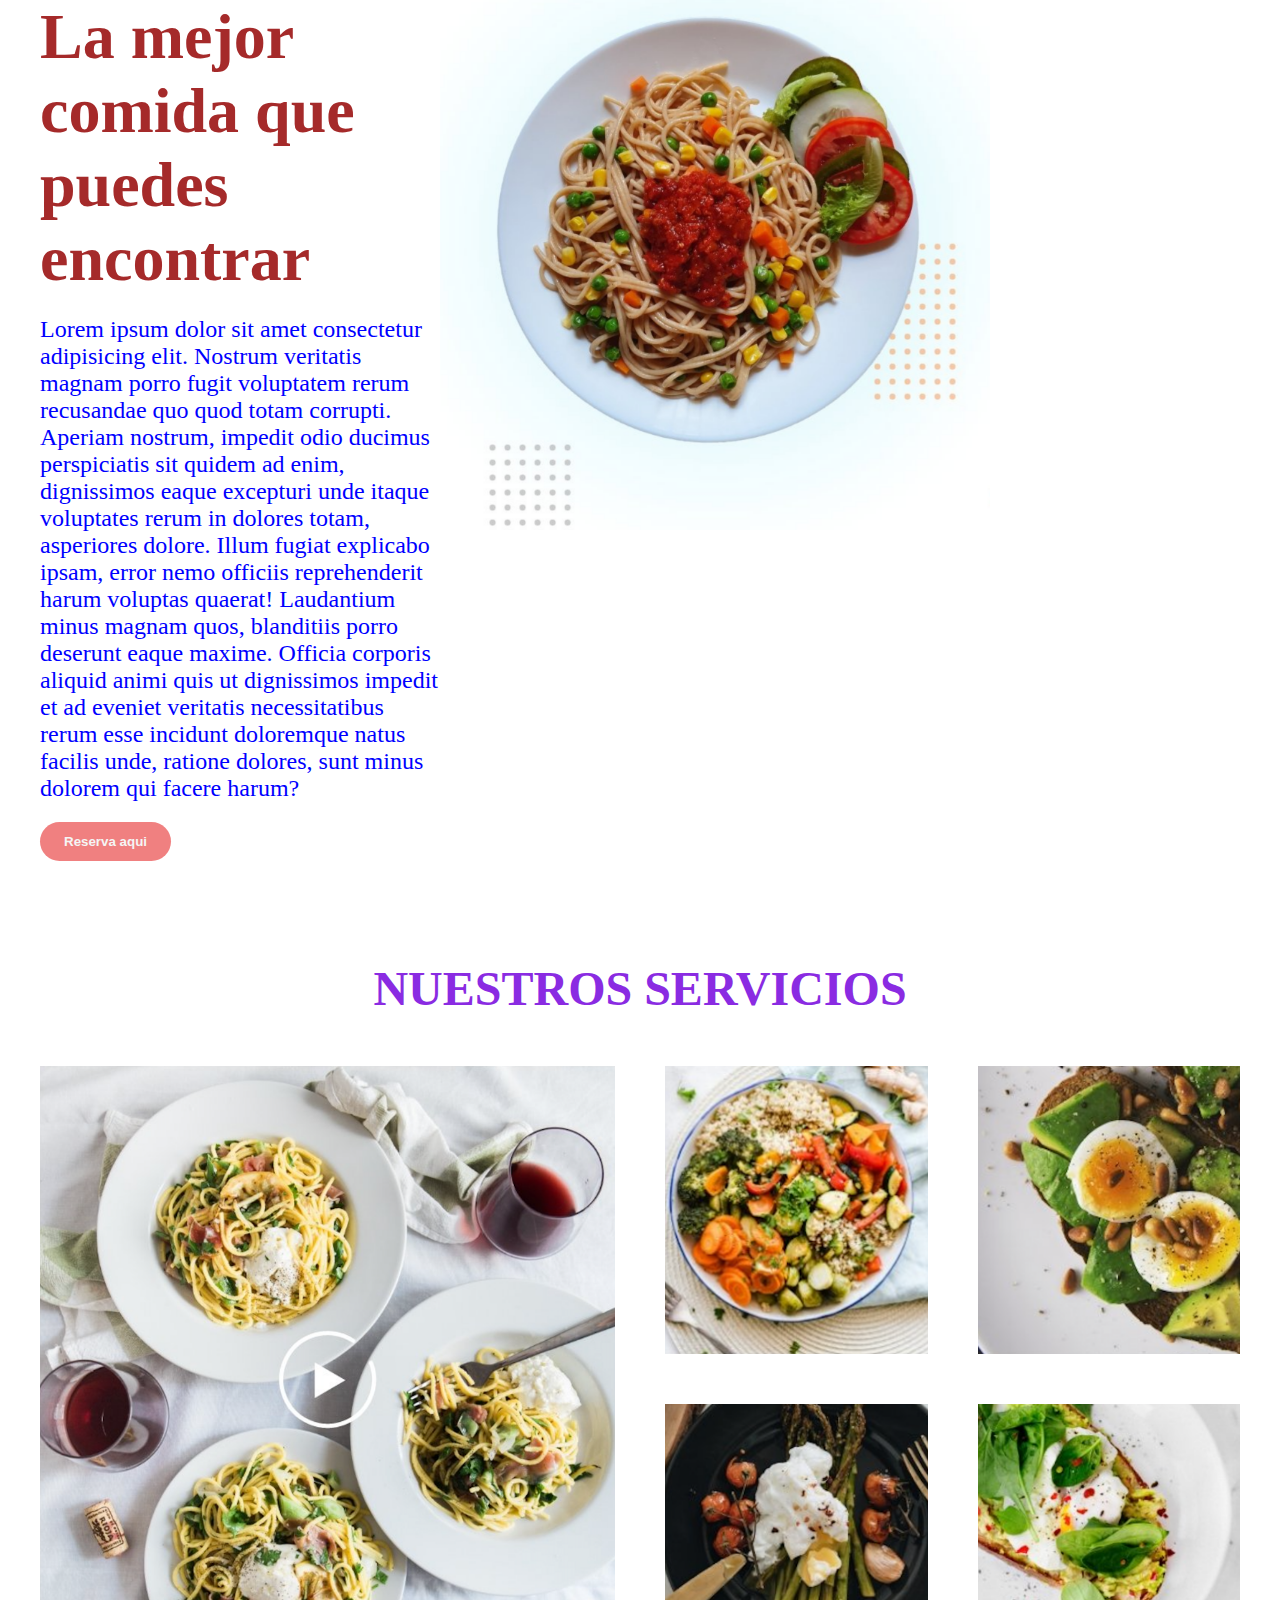
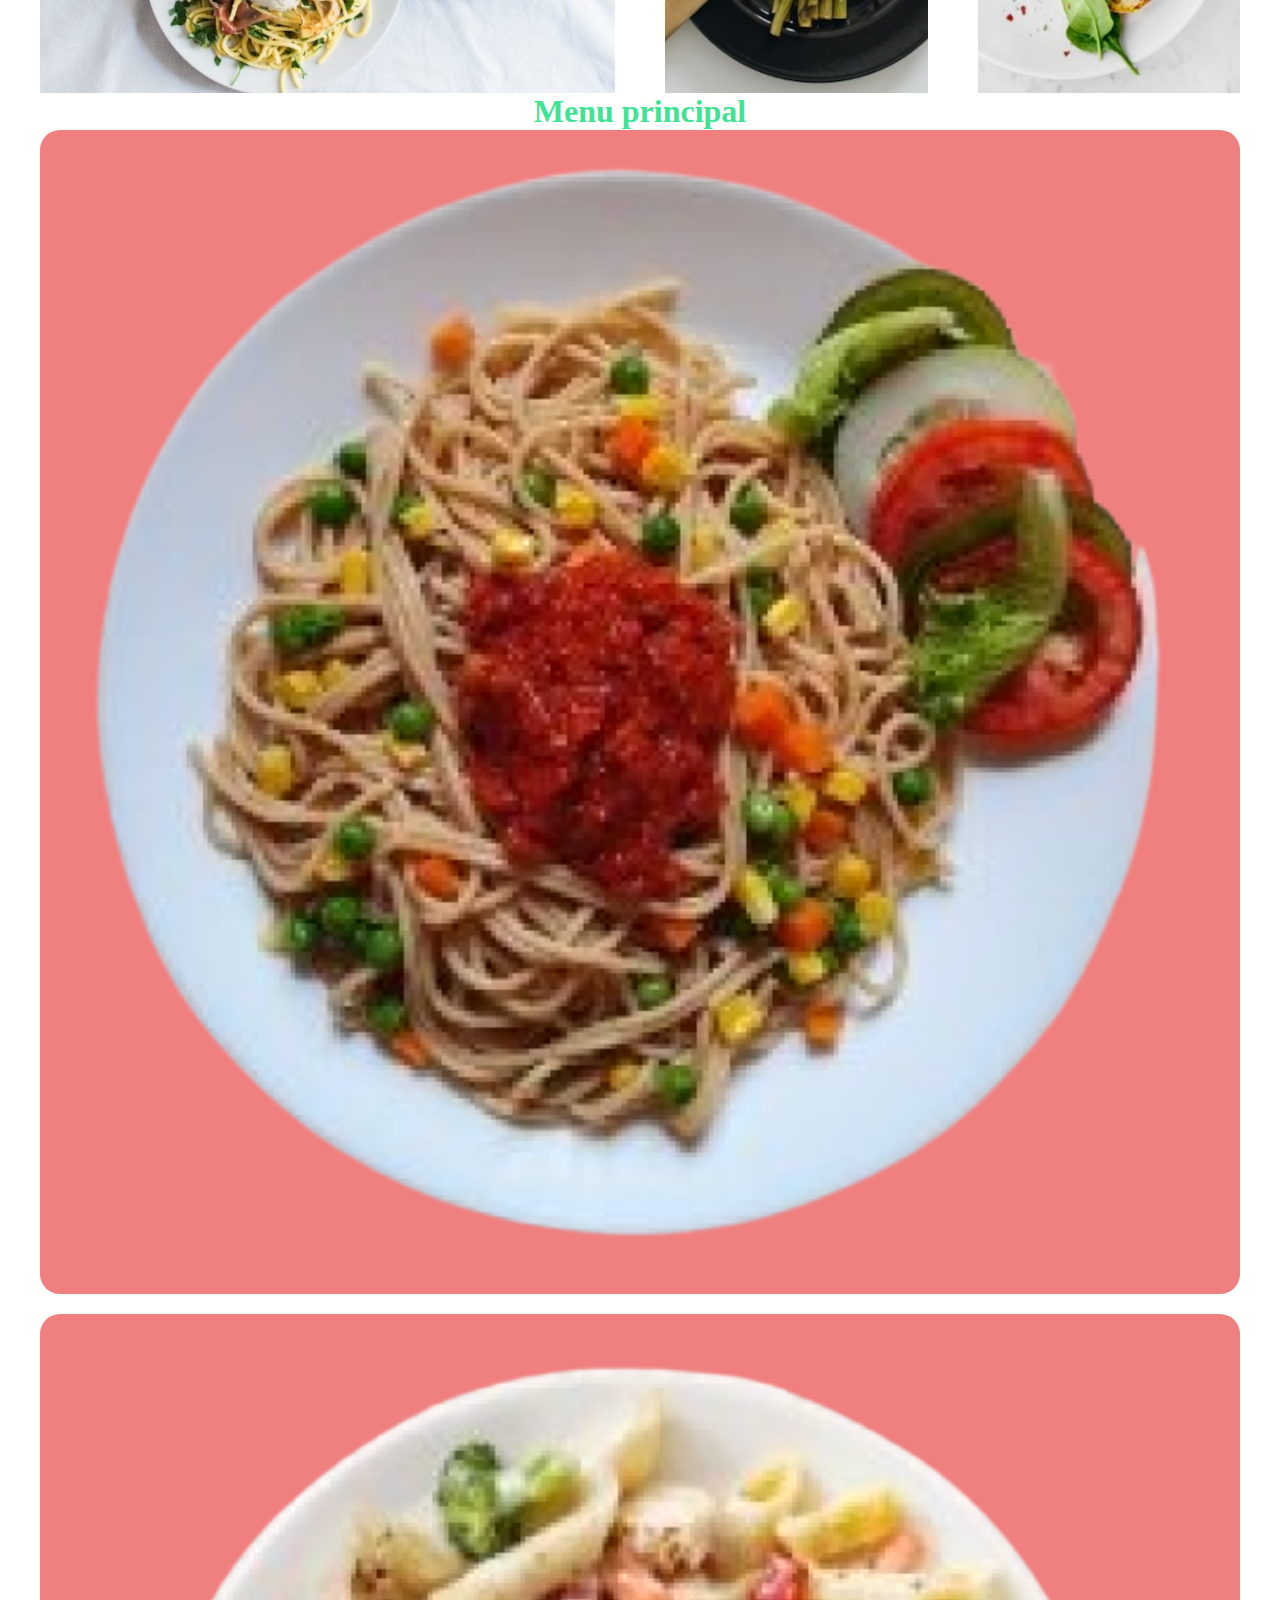
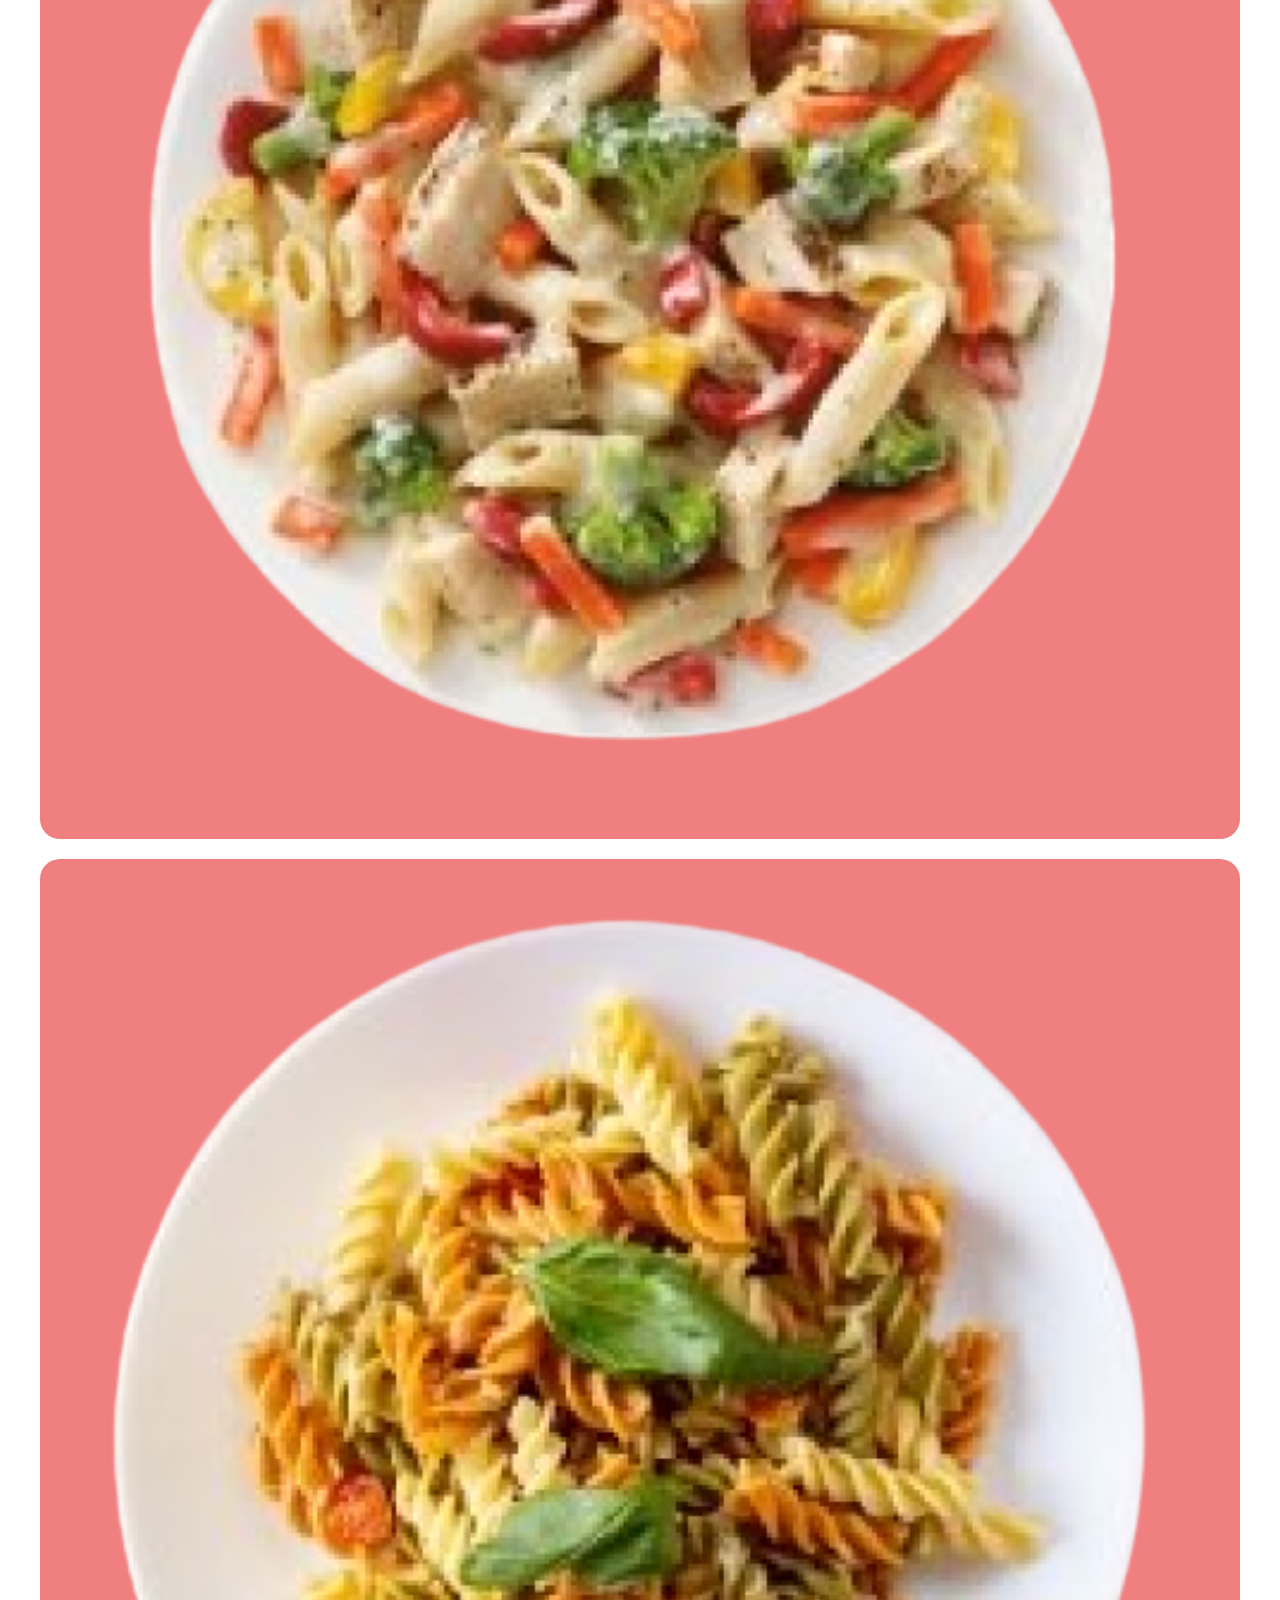
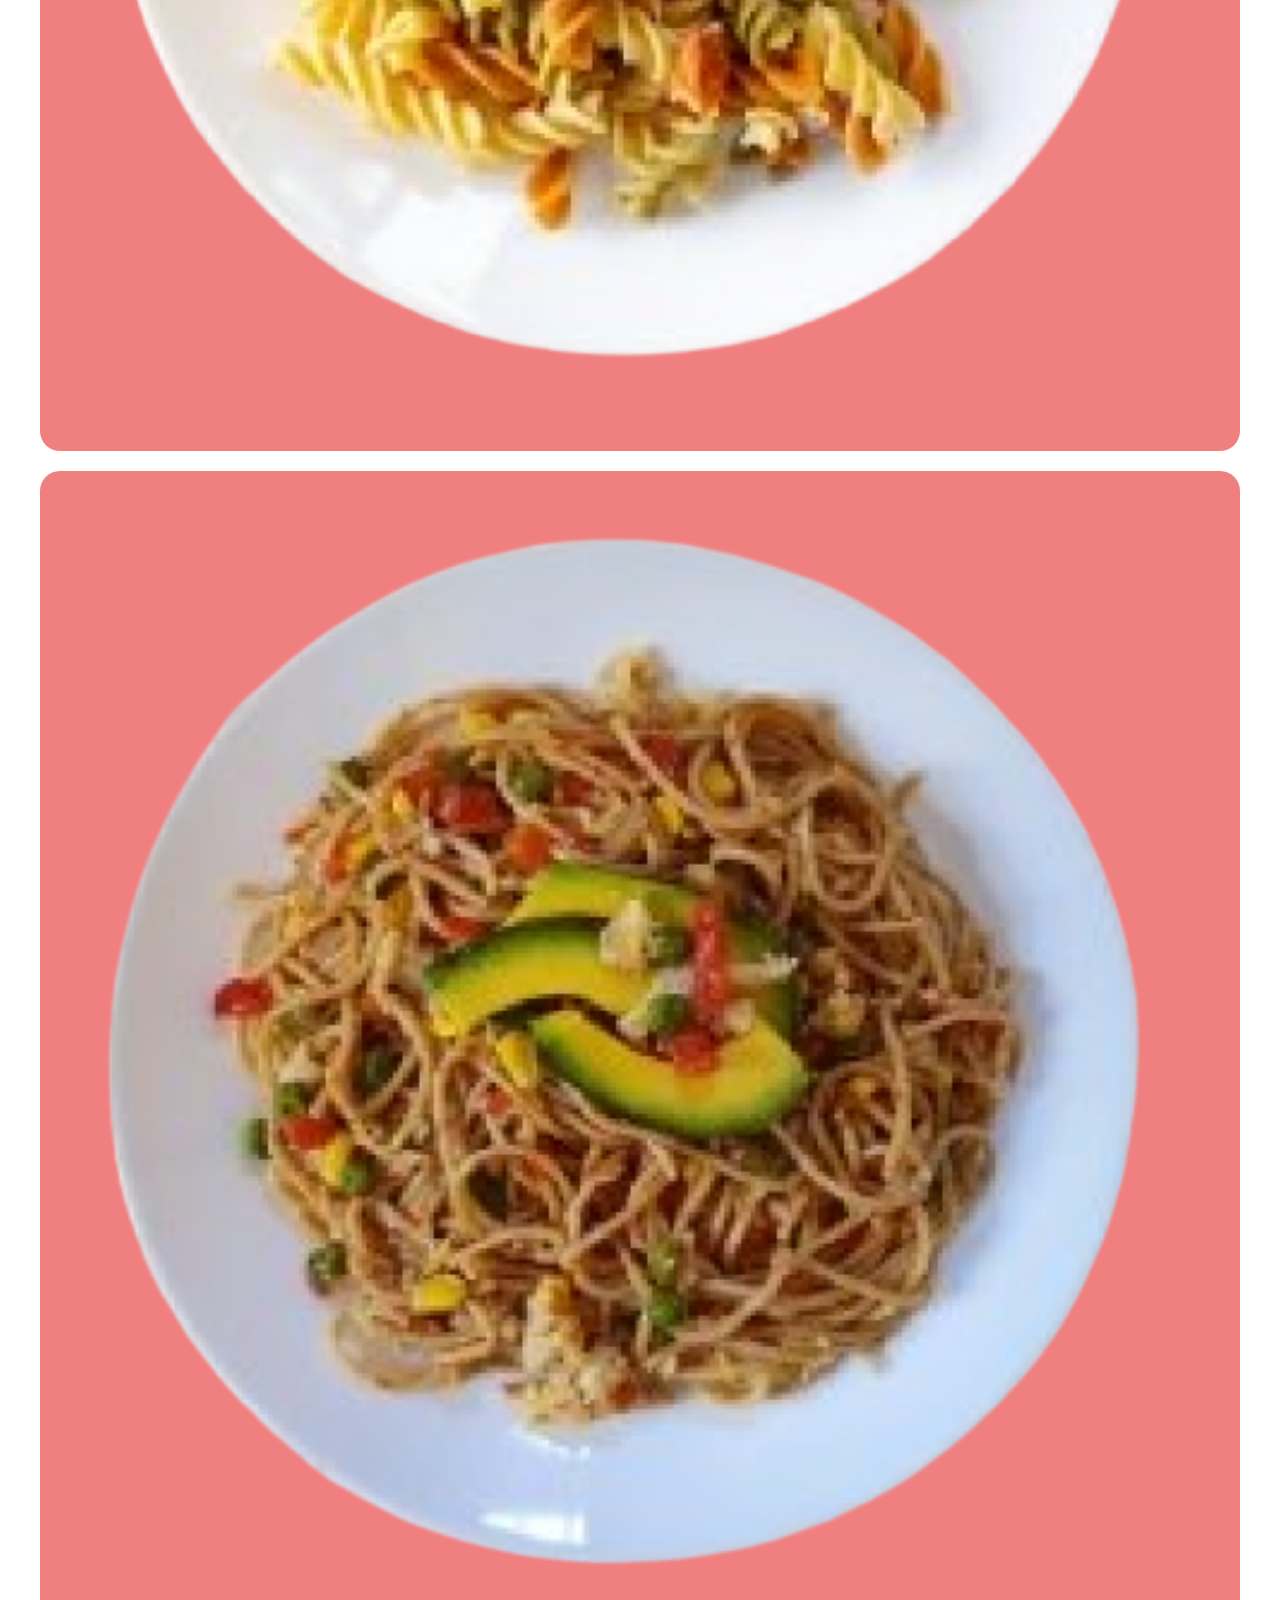
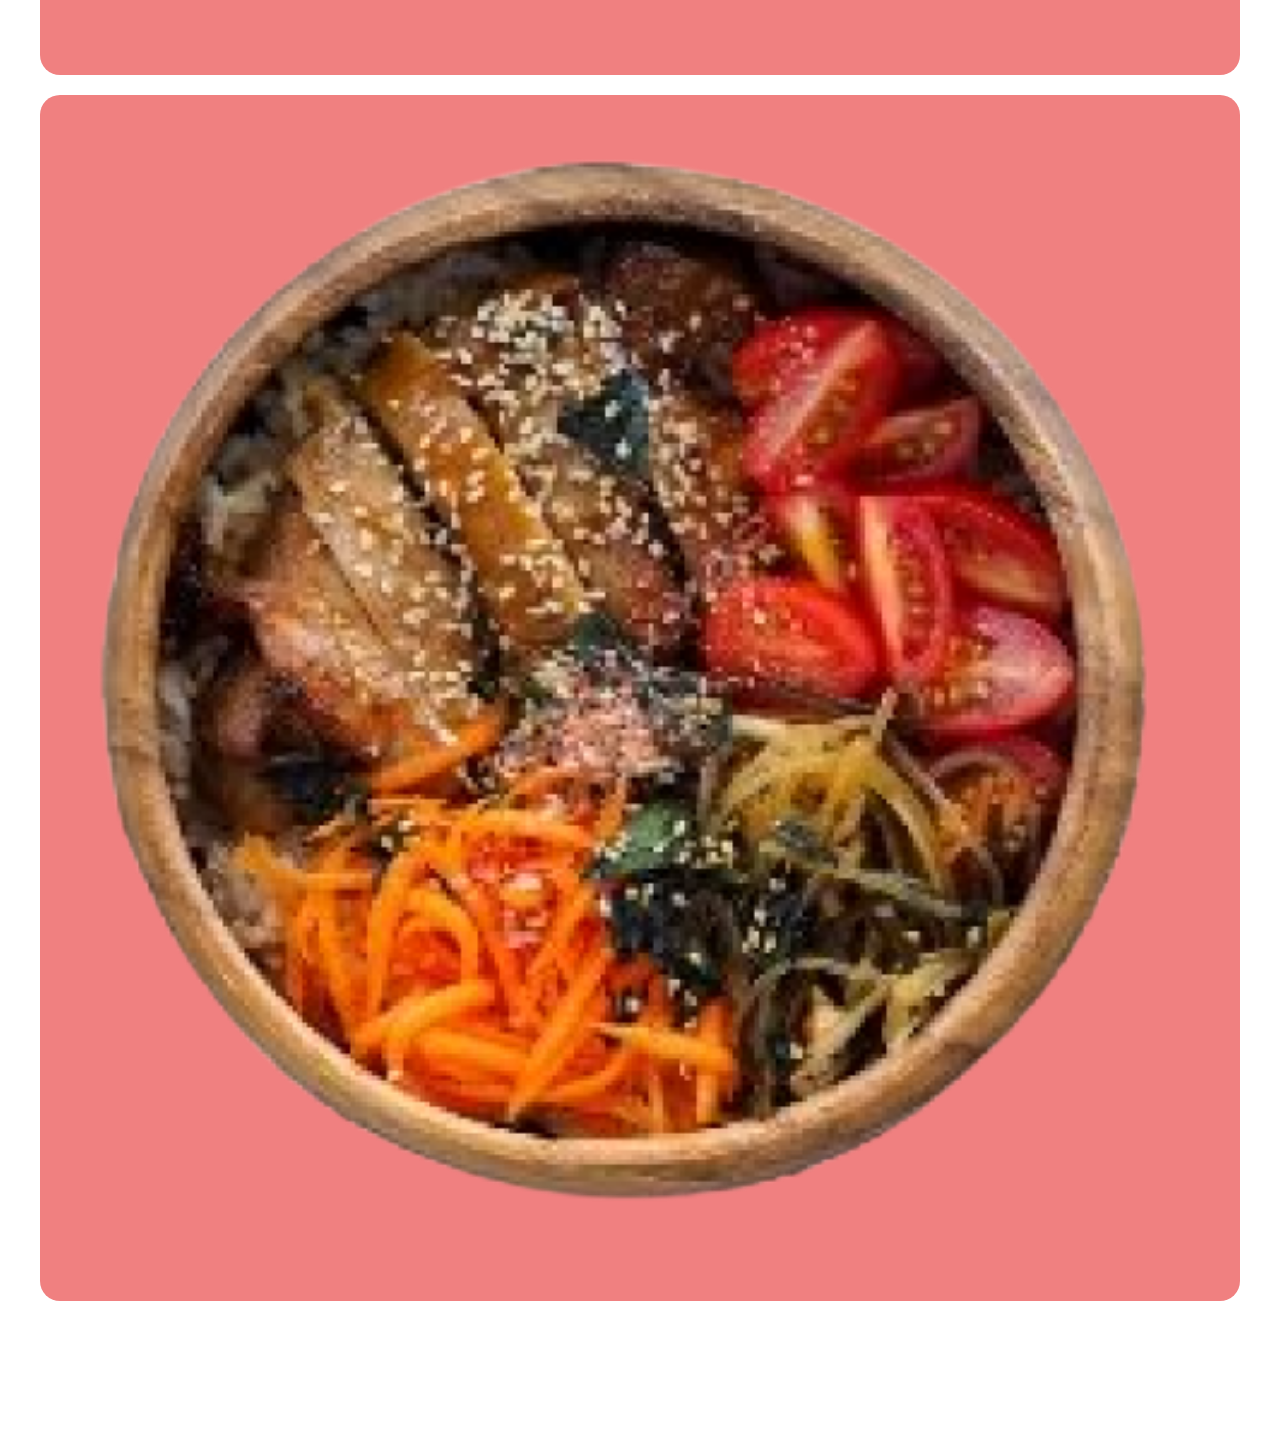
<file: DEVFS_SAN/Grid/index.html>
<!DOCTYPE html>
<html lang="en">
<head>
    <meta charset="UTF-8">
    <meta http-equiv="X-UA-Compatible" content="IE=edge">
    <meta name="viewport" content="width=device-width, initial-scale=1.0">
    <title>Grid</title>
    <link rel="stylesheet" href="./style.css">
</head>
<body>
    <main>
        <section class="hero">
            <div  class="info">
                <h1 class="info-title">La mejor comida que puedes encontrar</h1>
                <p class="info-subtitle">Lorem ipsum dolor sit amet consectetur adipisicing elit. Nostrum veritatis magnam porro fugit voluptatem rerum recusandae quo quod totam corrupti. Aperiam nostrum, impedit odio ducimus perspiciatis sit quidem ad enim, dignissimos eaque excepturi unde itaque voluptates rerum in dolores totam, asperiores dolore. Illum fugiat explicabo ipsam, error nemo officiis reprehenderit harum voluptas quaerat! Laudantium minus magnam quos, blanditiis porro deserunt eaque maxime. Officia corporis aliquid animi quis ut dignissimos impedit et ad eveniet veritatis necessitatibus rerum esse incidunt doloremque natus facilis unde, ratione dolores, sunt minus dolorem qui facere harum?</p>
                <button class="info-button">Reserva aqui</button>
            </div>
    
            <div class="hero-img">
                <img src="./imagenes/hero.png" alt="Platillo original">
            </div>
            
        </section>
        <section class="services">
            <h2 class="services-title">Nuestros servicios</h2>
            <div class="dishes">
                <figure class="dishes-img dishes-img-big">
                    <img src="./imagenes/video.png" alt="Video de una comida">
                </figure>
                <figure class="dishes-img">
                    <img src="./imagenes/dish1.png" alt="Dish 1">
                </figure>
                <figure class="dishes-img">
                    <img src="./imagenes/dish2.png" alt="Dish 1">
                </figure>
                <figure class="dishes-img">
                    <img src="./imagenes/dish3.png" alt="Dish 1">
                </figure>
                <figure class="dishes-img">
                    <img src="./imagenes/dish4.png" alt="Dish 1">
                </figure>
    
            </div>
        </section>
        
        <section class="menu">
            <h2 class="menu-title">Menu principal</h2>
            <div class="plates">
                <figure class="plates-img">
                    <img src="./imagenes/plate1.png" alt="Plate 1">
                </figure>
                <figure class="plates-img">
                    <img src="./imagenes/plate2.png" alt="Plate 1">
                </figure>
                <figure class="plates-img">
                    <img src="./imagenes/plate3.png" alt="Plate 1">
                </figure>
                <figure class="plates-img">
                    <img src="./imagenes/plate4.png" alt="Plate 1">
                </figure>
                <figure class="plates-img">
                    <img src="./imagenes/plate5.png" alt="Plate 1">
                </figure>

            </div>
        </section>
    </main>
    
</body>
</html>
</file>
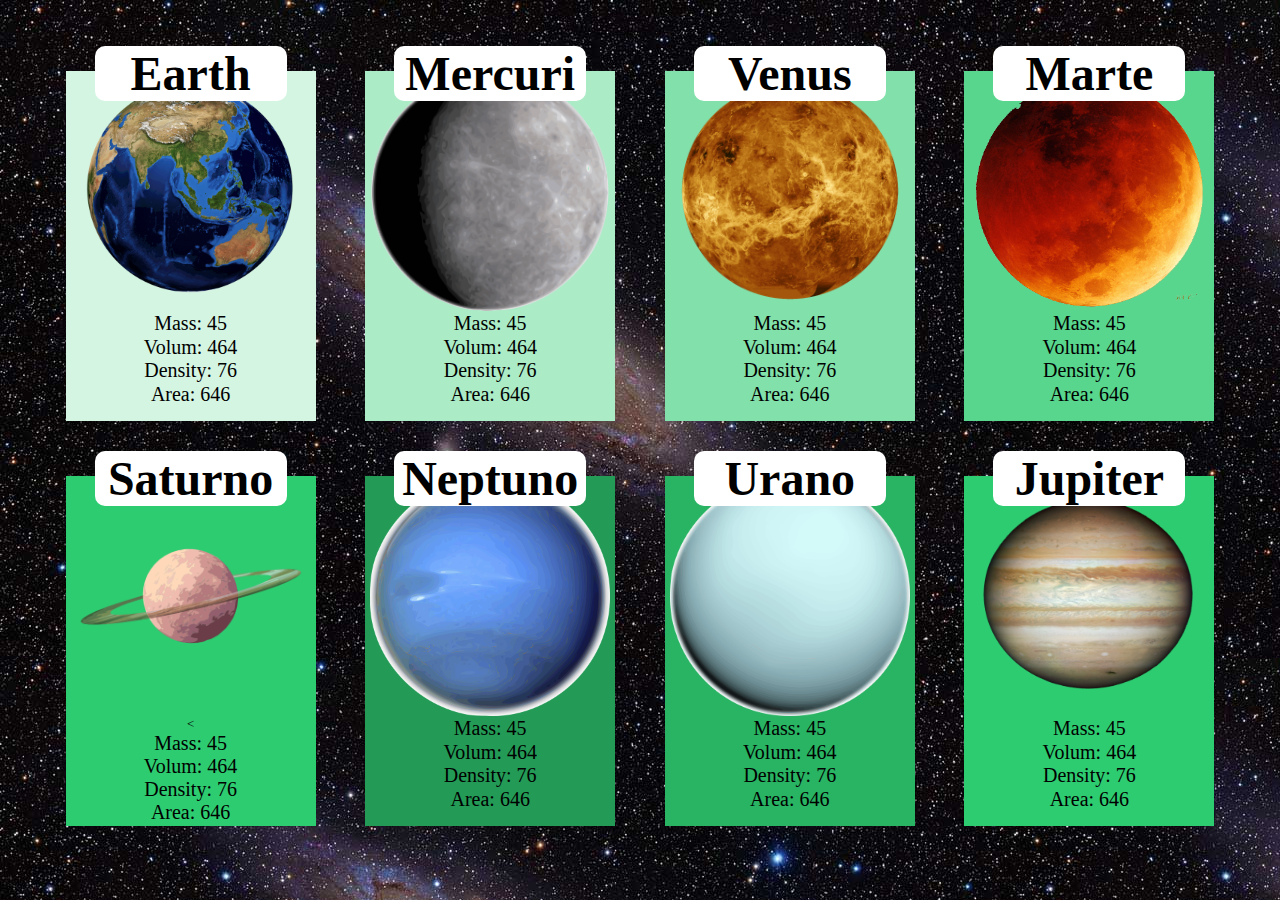
<file: DEVFS_SAN/Prueba_flexbox/index.html>
<!DOCTYPE html>
<html lang="en">
<head>
    <meta charset="UTF-8">
    <meta http-equiv="X-UA-Compatible" content="IE=edge">
    <meta name="viewport" content="width=device-width, initial-scale=1.0">
    <title>Document</title>
    <link rel="stylesheet" href="./style.css">
</head>
<body>
    <section class="list-planets">
        
        <div class="container_planets">
            <div class="title" id="earth">
                <h2>Earth</h2>
            </div>    
            <div class="planet" id="earth-t">
                <img src="./ImagenesPlanetas/tierra.png" alt="Picture Earth">
                <p>Mass: 45</p>
                <p>Volum: 464</p>
                <p>Density: 76</p>
                <p>Area: 646</p>
             </div>
        </div>

        <div class="container_planets">
            <div class="title" id="earth">
                <h2>Mercuri</h2>
            </div>    
            <div class="planet" id="mercuri-t">
                <img src="./ImagenesPlanetas/mercurio.png" alt="Picture Mercuri">
                <p>Mass: 45</p>
                <p>Volum: 464</p>
                <p>Density: 76</p>
                <p>Area: 646</p>
             </div>
        </div>

        <div class="container_planets">
            <div class="title" id="earth">
                <h2>Venus</h2>
            </div>    
            <div class="planet" id="venus-t">
                <img src="./ImagenesPlanetas/venus.png" alt="Picture Venus">
                <p>Mass: 45</p>
                <p>Volum: 464</p>
                <p>Density: 76</p>
                <p>Area: 646</p>
             </div>
        </div>

        <div class="container_planets">
            <div class="title" id="earth">
                <h2>Marte</h2>
            </div>    
            <div class="planet" id="marte-t">
                <img src="./ImagenesPlanetas/marte.png" alt="Picture Marte">
                <p>Mass: 45</p>
                <p>Volum: 464</p>
                <p>Density: 76</p>
                <p>Area: 646</p>
             </div>
        </div>

        <div class="container_planets">
            <div class="title" id="earth">
                <h2>Saturno</h2>
            </div>    
            <div class="planet" id="saturno-t">
                <img src="./ImagenesPlanetas/saturno.png" alt="Picture saturno">
                <<p>Mass: 45</p>
                <p>Volum: 464</p>
                <p>Density: 76</p>
                <p>Area: 646</p>
             </div>
        </div>

        <div class="container_planets">
            <div class="title" id="earth">
                <h2>Neptuno</h2>
            </div>    
            <div class="planet" id="neptuno-t">
                <img src="./ImagenesPlanetas/neptuno.png" alt="Picture saturno">
                <p>Mass: 45</p>
                <p>Volum: 464</p>
                <p>Density: 76</p>
                <p>Area: 646</p>
             </div>
        </div>

        <div class="container_planets">
            <div class="title" id="earth">
                <h2>Urano</h2>
            </div>    
            <div class="planet" id="urano-t">
                <img src="./ImagenesPlanetas/urano.png" alt="Picture urano">
                <p>Mass: 45</p>
                <p>Volum: 464</p>
                <p>Density: 76</p>
                <p>Area: 646</p>
             </div>
        </div>

        <div class="container_planets">
            <div class="title" id="earth">
                <h2>Jupiter</h2>
            </div>    
            <div class="planet" id="saturno-t">
                <img src="./ImagenesPlanetas/jupiter.png" alt="Picture saturno">
                <p>Mass: 45</p>
                <p>Volum: 464</p>
                <p>Density: 76</p>
                <p>Area: 646</p>
             </div>
        </div>

    </section>
    
</body>
</html>
</file>
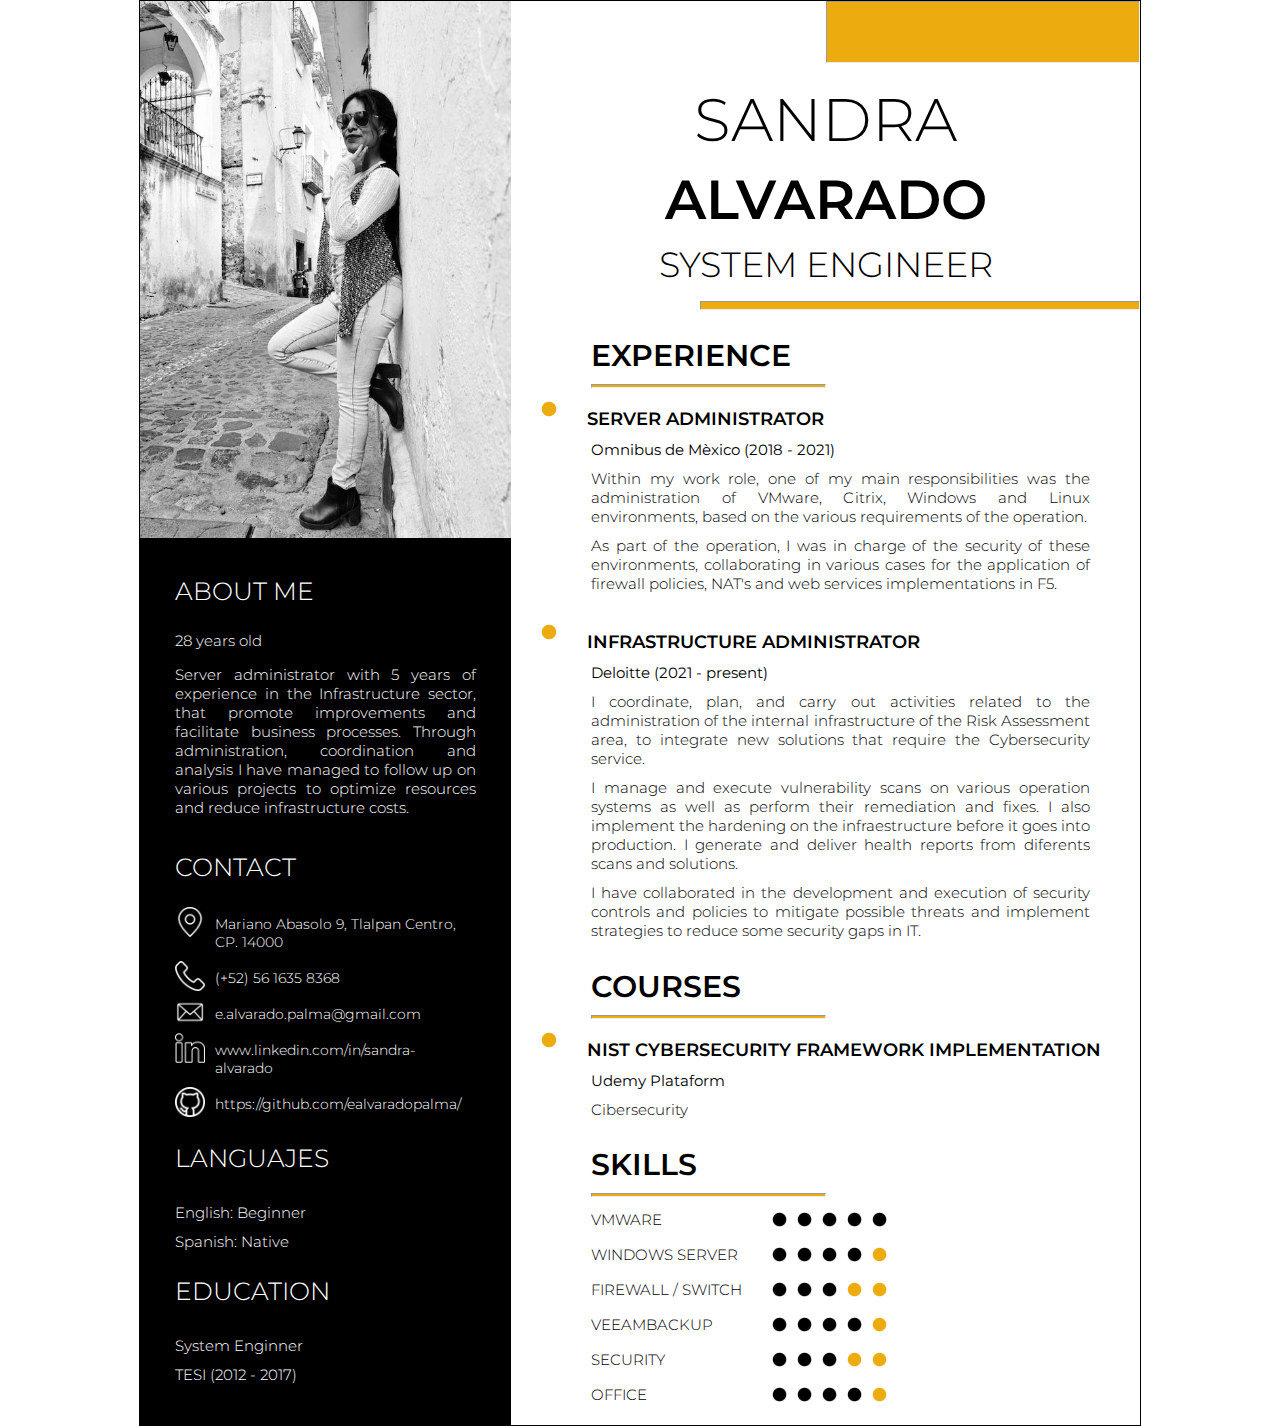
<file: CV/CV.html>
<!DOCTYPE html>
<html lang="en">
<head>
    <meta charset="UTF-8">
    <meta http-equiv="X-UA-Compatible" content="IE=edge">
    <meta name="viewport" content="width=device-width, initial-scale=1.0">
    <title>Sandra Alvarado</title>
    <link rel="stylesheet" href="style.css">
    
    <link rel="preconnect" href="https://fonts.googleapis.com"><link rel="preconnect" href="https://fonts.gstatic.com" crossorigin><link href="https://fonts.googleapis.com/css2?family=Montserrat:wght@300;600&display=swap" rel="stylesheet">
</head>
<body>
    <main class="flx_CM">
        <aside class="flx_CA">
            <div class="flx_CA_item_1_foto">
                <img src="./icon/San_photo2.jpeg" alt="Foto de Perfil">
            </div>
            <br>
            
            <div class="flx_CA_item_1">
                <h2 class="aside_title">ABOUT ME</h2>
                <p class="aside_about">28 years old</p>
                <p  class="aside_about">
                    Server administrator with 5 years of experience in the 
                    Infrastructure sector,
                    that promote improvements and facilitate business processes. 
                    Through administration, 
                    coordination and analysis I have managed to follow up on various
                     projects to optimize
                     resources and reduce infrastructure costs.</p>

            </div>
                
            <div class="flx_CA_item_1">
                <h2 class="aside_title">CONTACT</h2>
               
                <div class="flx_CA_item_1_ho">
                    <div class="flx_CA_item_1_img1_CA">
                        <img src="./icon/ubicacion.png" alt="Address" class="contact_img">
                        <p class="text_contact">Mariano Abasolo 9, Tlalpan Centro, CP. 14000</p>
                    </div>
                </div>

                <div class="flx_CA_item_1_ho">
                    <div class="flx_CA_item_1_img1_CA">
                        <img src="./icon/003-telfono-1.png" alt="Phone" class="contact_img">
                        <p class="text_contact">(+52) 56 1635 8368</p>
                    </div>
                </div>

                <div class="flx_CA_item_1_ho">
                    <div class="flx_CA_item_1_img1_CA">
                        <img src="./icon/email.png" alt="E-mail" class="contact_img">
                        <p class="text_contact">e.alvarado.palma@gmail.com</p>
                    </div>
                </div>

                <div class="flx_CA_item_1_ho">
                    <div class="flx_CA_item_1_img1_CA">
                        <img src="./icon/001-linkedin.png" alt="Linkeding" class="contact_img">
                        <p class="text_contact">www.linkedin.com/in/sandra-alvarado</p>
                    </div>
                </div>

                <div class="flx_CA_item_1_ho">
                    <div class="flx_CA_item_1_img1_CA">
                        <img src="./icon/github.png" alt="Github" class="contact_img">
                        <p class="text_contact">https://github.com/ealvaradopalma/</p>
                    </div>
                </div>

                <div class="flx_CA_item_1">
                    <h2 class="aside_title">LANGUAJES</h2>
                    <p class="aside_p">English: Beginner</p>
                    <p class="aside_p">Spanish: Native</p>
                </div>

                <div class="flx_CA_item_1">
                    <h2 class="aside_title">EDUCATION</h2>
                    <p class="aside_p">System Enginner</p>
                    <p class="aside_p">TESI (2012 - 2017)</p>
                </div>

                <br>
                <br>
                
            </div>
        </aside>
    
        <section class="flx_CS">
            <div class="flx_CS_item_1">
                <hr class="linea2">
                <h1 class="name">SANDRA</h1>
                <h2 class="last_name">ALVARADO</h2>
                <h2 class="job">SYSTEM ENGINEER</h2>
                <hr class="linea1"> </hr>  
            </div>
            
            <div class="flx_CS_item_1">
                <h2 class="section_title"> EXPERIENCE </h2>
                <hr class="linea"> </hr>  

                <div class="flx_CS_item_2_ho">
                    <img src="./icon/cir_ama.png" alt="score" class="score_img2">
                    <h3 class="exp_section">Server administrator</h3>
                </div>
                <p class="text_sectionn"><b>Omnibus de Mèxico (2018 - 2021)</b> </p>
                <p class="text_sectionn">Within my work role, one of my main responsibilities was 
                    the administration of VMware, Citrix, Windows and Linux environments, based on 
                     the various requirements of the operation.</p>
                <p class="text_sectionn">As part of the operation, I was in charge of the security of 
                    these environments, collaborating in various cases for the application of firewall 
                    policies, NAT's and web services implementations in F5.</p>
<br>
                <div class="flx_CS_item_2_ho">
                    <img src="./icon/cir_ama.png" alt="score" class="score_img2">
                    <h3 class="exp_section">Infrastructure Administrator </h3>
                </div>
                <p class="text_sectionn"><b>Deloitte (2021 - present)</b> </p>
                <p class="text_sectionn">I coordinate, plan, and carry out activities related to the administration 
                    of the internal infrastructure of the Risk Assessment area, to integrate new solutions that 
                    require the Cybersecurity service.</p>
                <p class="text_sectionn">I manage and execute vulnerability scans on various operation systems as well as perform 
                    their remediation and fixes. I also implement the hardening on the infraestructure before it goes into 
                    production. I generate and deliver health reports from diferents scans and solutions.</p>
                <p class="text_sectionn">I have collaborated in the development and execution of security controls 
                    and policies to mitigate possible threats and implement strategies to reduce some security 
                    gaps in IT.</p>
            </div>

            <div class="flx_CS_item_1">
                <h2 class="section_title">COURSES</h2>
                <hr class="linea"> </hr>  
                
                <div class="flx_CS_item_2_ho">
                    <img src="./icon/cir_ama.png" alt="score" class="score_img2">
                    <h3 class="exp_section">NIST Cybersecurity Framework Implementation</h3>
                </div>
                <p class="text_sectionn"><b>Udemy Plataform</b> </p>
                <p class="text_sectionn">Cibersecurity</p>
            </div>

            </div>
                
            <div class="flx_CS_item_1">
                <h2 class="section_title">SKILLS</h2>
                <hr class="linea"> </hr>  

                <div class="flx_CS_item_1_ho">
                    <div class="flx_CS_item_1_img1_CS">
                        <p class="tecno">VMWARE</p>
                        <img src="./icon/cir_negro.png" alt="score" class="score_img">
                        <img src="./icon/cir_negro.png" alt="score" class="score_img">
                        <img src="./icon/cir_negro.png" alt="score" class="score_img">
                        <img src="./icon/cir_negro.png" alt="score" class="score_img">
                        <img src="./icon/cir_negro.png" alt="Score" class="score_img">
                    </div>
                </div>

                <div class="flx_CS_item_1_ho">
                    <div class="flx_CS_item_1_img1_CS">
                        <p class="tecno">WINDOWS SERVER</p>
                        <img src="./icon/cir_negro.png" alt="score" class="score_img">
                        <img src="./icon/cir_negro.png" alt="score" class="score_img">
                        <img src="./icon/cir_negro.png" alt="score" class="score_img">
                        <img src="./icon/cir_negro.png" alt="score" class="score_img">
                        <img src="./icon/cir_ama.png" alt="Score" class="score_img">
                    </div>
                </div>

                <div class="flx_CS_item_1_ho">
                    <div class="flx_CS_item_1_img1_CS">
                        <p class="tecno">FIREWALL / SWITCH</p>
                        <img src="./icon/cir_negro.png" alt="score" class="score_img">
                        <img src="./icon/cir_negro.png" alt="score" class="score_img">
                        <img src="./icon/cir_negro.png" alt="score" class="score_img">
                        <img src="./icon/cir_ama.png" alt="score" class="score_img">
                        <img src="./icon/cir_ama.png" alt="Score" class="score_img">
                    </div>
                </div>

                <div class="flx_CS_item_1_ho">
                    <div class="flx_CS_item_1_img1_CS">
                        <p class="tecno">VEEAMBACKUP</p>
                        <img src="./icon/cir_negro.png" alt="score" class="score_img">
                        <img src="./icon/cir_negro.png" alt="score" class="score_img">
                        <img src="./icon/cir_negro.png" alt="score" class="score_img">
                        <img src="./icon/cir_negro.png" alt="score" class="score_img">
                        <img src="./icon/cir_ama.png" alt="Score" class="score_img">
                    </div>
                </div>

                <div class="flx_CS_item_1_ho">
                    <div class="flx_CS_item_1_img1_CS">
                        <p class="tecno">SECURITY</p>
                        <img src="./icon/cir_negro.png" alt="score" class="score_img">
                        <img src="./icon/cir_negro.png" alt="score" class="score_img">
                        <img src="./icon/cir_negro.png" alt="score" class="score_img">
                        <img src="./icon/cir_ama.png" alt="score" class="score_img">
                        <img src="./icon/cir_ama.png" alt="Score" class="score_img">
                    </div>
                </div>

                <div class="flx_CS_item_1_ho">
                    <div class="flx_CS_item_1_img1_CS">
                        <p class="tecno">OFFICE</p>
                        <img src="./icon/cir_negro.png" alt="score" class="score_img">
                        <img src="./icon/cir_negro.png" alt="score" class="score_img">
                        <img src="./icon/cir_negro.png" alt="score" class="score_img">
                        <img src="./icon/cir_negro.png" alt="score" class="score_img">
                        <img src="./icon/cir_ama.png" alt="Score" class="score_img">
                    </div>
                </div>

            </div>
        </section>
    </main>
</body>
</html>
</file>
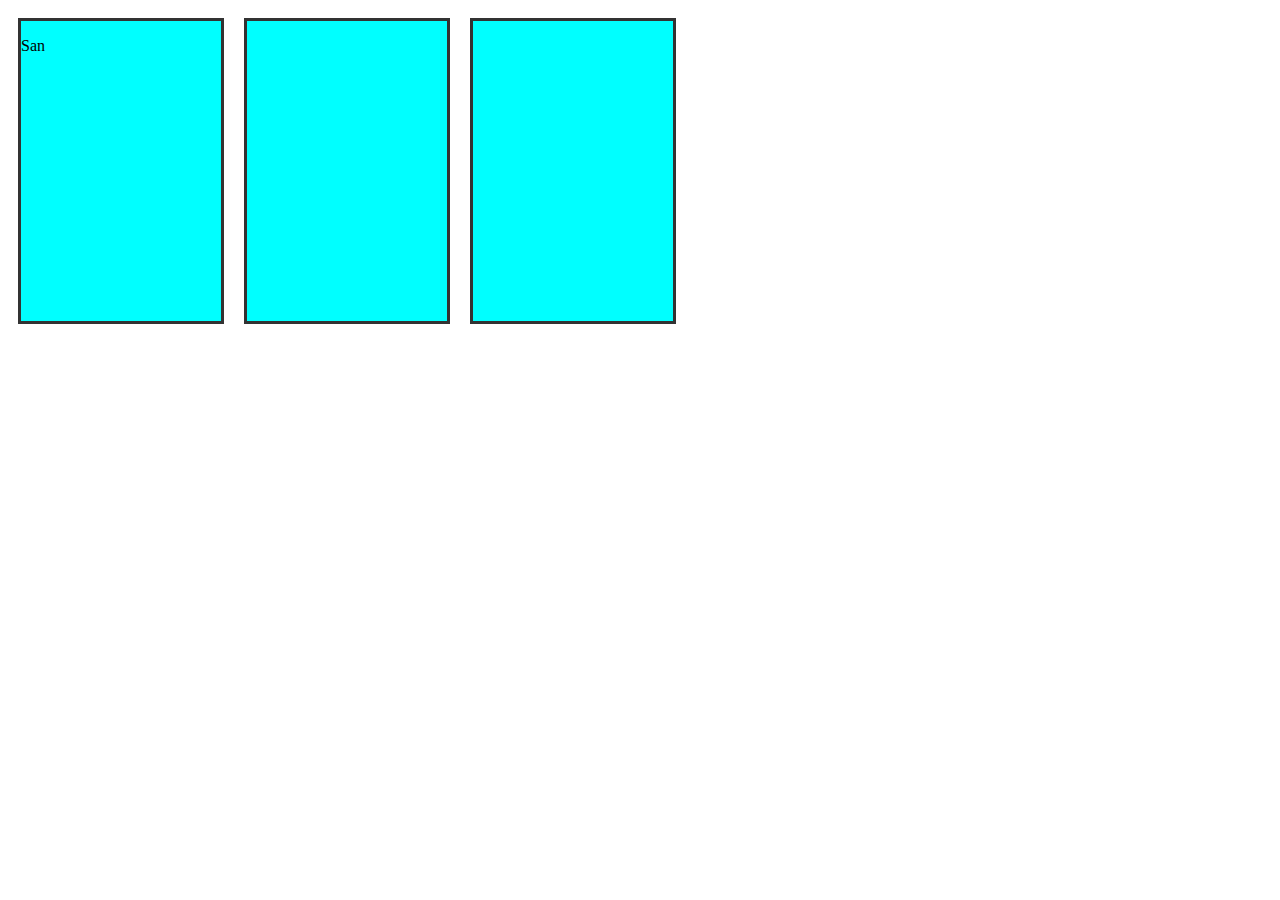
<file: DEVFS_SAN/Flexbox/flexbox.html>
<!DOCTYPE html>
<html lang="en">
<head>
    <meta charset="UTF-8">
    <meta http-equiv="X-UA-Compatible" content="IE=edge">
    <meta name="viewport" content="width=device-width, initial-scale=1.0">
    <title>flexbox</title>
    <link rel="stylesheet" href="./Flexbox.css">
</head>
<body>
    <div class="flexbox-container">
        <div class="flexbox-item flexbox-item-1">
            <p>San</p>
        </div>
        <div class="flexbox-item flexbox-item-2"></div>
        <div class="flexbox-item flexbox-item-3"></div>
    </div>
    
</body>
</html>
</file>
<file: DEVFS_SAN/Grid/style.css>
*{
    padding: 0;
    margin: 0;
    box-sizing: content-box;
}
main{           
    margin: 0 auto;
    max-width: 1200px;
}
.hero{
    display: grid;
    grid-template-columns:  1fr 2fr;
}
.hero-img{
    margin: 0;
}
.hero-img img{
    width: 550px;
    object-fit: contain;
}
.info{
    display: flex;
    flex-direction: column;
    justify-content: center;
    align-items: flex-start;
}
.info-title{
    color: brown;
    font-size: 4rem;
    font-weight: 900;
}
.info-subtitle{
    color: blue;
    font-size: 1.5rem;
    margin-top: 20px;
    margin-bottom: 20px;
}
.info-button{
    border: none;
    border-radius: 20px;
    color: whitesmoke;
    background-color: lightcoral;
    font-weight: 900;
    padding: 12px 24px;
}
.services-title{
    color: blueviolet;
    font-size: 3rem;
    font-weight: 500px;
    text-transform: uppercase;
    text-align: center;
    margin: 100px 0 50px 0px;

}
.dishes{
    display: grid;
    grid-template-columns: repeat(auto-fit, minmax(210px, 1fr));
    grid-template-rows: repeat(2, minmax(150px, 1fr));
    column-gap: 50px;
    row-gap: 50px;
}
.dishes-img img{
    margin: 0;
    object-fit: cover;
    width: 100%;
    height: 100%;
}
.dishes-img img:hover{
    width: 200px;
    height: 200px;
}
.dishes-img-big{
    grid-area: 1/1/3/3;
}
.menu-title{
    color: rgb(63, 227, 148);
    font-size: 2rem;
    font-weight: 600;
    text-align: center;
    margin-bottom: 100px 0 50px 0;
}
.plates{
    display: grid;
    column-gap: 20px;
    row-gap: 20px;
    grid-template-columns: repeat(auto-fit, minmax(200px, 1rf));
    margin-bottom: 150px;
}
.plates-img{
    background-color: lightcoral;
    transition-duration: 1000ms;
    border-radius: 20px;
}
.plates-img:hover{
    background-color: red;
}
.plates-img img{
    width: 100%;
    height: 100%;
    object-fit: contain ;
}
</file>
<file: DEVFS_SAN/Prueba_flexbox/style.css>
*{
    padding: 0;
    margin: 0;
    box-sizing: border-box;
}
p{
    font-size: 20px;
}

body{
    background-image: url(./ImagenesPlanetas/Andromeda.jpg);
}
.list-planets{
    display: flex;
    flex-direction: row;
    justify-content: space-evenly;
    flex-wrap: wrap;    
    padding: 16px;
}

.container_planets{
    display: flex;
    flex-direction: column;
    align-items: center;
}
.title{
    background-color: white;
    font-size: 2rem;
    border-radius: 10px;
    position: relative;
    top: 30px;
    width: 12rem;
}
.title h2{
    display: flex;
    justify-content: center;
}
.planet{
    height: 350px;
    width: 250px;
    font-size: 13px;
    display: flex;
    align-items: center;
    flex-direction: column;
    justify-content: space-between;
    padding-bottom: 15px;

}
#earth-t{
    background-color: #D5F5E3;
}
img{
    width: 15rem;
    height: 15rem;
}
#mercuri-t{
    background-color:#ABEBC6;
}
#venus-t{
    background-color: #82E0AA;
}
#marte-t{
    background-color:#58D68D;
}
#saturno-t{
    background-color: #2ECC71;
}
#urano-t{
    background-color: #28B463;
}
#neptuno-t{
    background-color: #239B56;
}
#jupiter-t{
    background-color: #1D8348;
}
</file>
<file: CV/style.css>
*{
    padding: 0;
    margin: 0;
    box-sizing: content-box;
}
body{
    background-color: white;
}
img{
    height: 100%;
    width: 100%;
}
.aside_title{
    font-family: 'Montserrat', sans-serif;
    font-size: 25px;  
    font-weight: 300;
    color: white;
    padding-left: 35px;
    padding-top: 20px;
    padding-bottom: 25px;
}
.aside_about{
    font-family: 'Montserrat', sans-serif; 
    font-weight: 300;
    color: white;
    padding-bottom: 15px;
    padding-left: 35px;
    padding-right: 35px;
    text-align: justify;
    font-size: 15px; 
}
.aside_p{
    font-family: 'Montserrat', sans-serif;
    font-size: 15px;  
    font-weight: 300;
    color: white;
    padding-left: 35px;
    padding-top: 5px;
    padding-bottom: 5px;
    padding-right: 35px;
    text-align: justify;
}
.section_title{
    font-family: 'Montserrat', sans-serif;
    font-size: 25px;  
    font-weight: 600;
    color: black;
    padding-left: 50px;
}   
.linea{
    height: 2px;
    margin-left: 80px;
    margin-right: 50%;
    background-color: #ecab0f;
}
.linea1{
    height: 7px;
    margin-left: 30%;
    margin-right: 0%;
    background-color: #ecab0f;
}
.flx_CM{
    display: flex;
    flex-direction: row;
    margin: 0 auto;
    max-width: 1000px;
    min-height: 1400px;
    border:  1px solid black;
}
.flx_CA{
    display: flex;
    flex-direction: column;
    flex-shrink: 1.5;
    background-color: black;
}
.flx_CA_item_1{
    background-color: black;
}
.flx_CA_item_1_foto{
    background-color: black;
    align-content: center;
}
.flx_CA_item_1_ho{
    display: flex;
    flex-direction: row;
    background-color: black;
}
.flx_CA_item_1_img1_CA{
    display: flex;
    flex-direction: row;
}
.text_contact{
    color: white;
    padding-top: 10px;
    padding-bottom: 15px;
    font-family: 'Montserrat', sans-serif;
    font-size: 14px;  
    font-weight: 300;
    padding: 8px 50px 10px 10px;
}
.contact_img{
    height: 30px;
    width: 30px;
    padding-left: 35px;
}
/* segunda columna*/
.flx_CS{
    display: flex;
    flex-direction: column;
    justify-content: flex-start;
    flex-shrink: 1;
}
.flx_CS_item_1{
    background-color: white;
    display: flex;
    flex-direction: column;
    text-align: justify;
    flex-grow: 2;
}
.name{
    font-family: 'Montserrat', sans-serif;
    font-size: 60px;  
    font-weight: 300;
    text-align: center;
    padding-top: 20px;
    padding-bottom: 10px;
}
.last_name{
    font-family: 'Montserrat', sans-serif;
    font-size: 55px;  
    font-weight: 600;
    text-align: center;
    padding-bottom: 10px;
}
.job{
    font-family: 'Montserrat', sans-serif;
    font-size: 35px;  
    font-weight: 300;
    text-align: center;
    padding-bottom: 15px;
}
.section_title{
    font-family: 'Montserrat', sans-serif;
    font-size: 30px;  
    font-weight: 600;
    color: black;
    padding-top: 10px;
    padding-left: 80px;
    padding-bottom: 10px;
}
.flx_CS_item_1_ho{
    width: 70%;
    padding-left: 80px;
    padding-right: 100px;
    padding-top: 10px;
}
.flx_CS_item_1_img1_CS{
    display: flex;
    flex-direction: row;
    justify-content: flex-start;
    align-items: center;
}
.tecno{
    font-family: 'Montserrat', sans-serif;
    font-size: 15px;  
    font-weight: 300;  
    width: 40%;
}
.text_sectionn{
    font-family: 'Montserrat', sans-serif;
    font-size: 15px;  
    font-weight: 300;
    padding-left: 80px;
    padding-right: 50px;
    padding-top: 10px;
}
.flx_CS_item_2_ho{
    display: flex;
    flex-direction: row;
    justify-content: flex-start;
    align-items: center;

}
.text_section{
    font-family: 'Montserrat', sans-serif;
    font-size: 15px;  
    font-weight: 600;
    padding-top: 7px;
}
.exp_section{
    font-family: 'Montserrat', sans-serif;
    font-size: 18px;  
    font-weight: 600;
    padding-top: 20px;
    padding-left: 30px;
    text-transform: uppercase;
}
.score_img2{
    width: 16px;
    height: 16px;
    align-content: center;
    padding-left: 30px;
}
.score_img{
    width: 15px;
    height: 15px;
    padding: 5px 5px 5px 5px;
    flex-shrink: 0;
}
.linea2{
    height: 40px;
    margin-left: 50%;
    margin-right: 0%;
    background-color: #ecab0f;
    padding-bottom: 20px;
}
</file>
<file: DEVFS_SAN/Flexbox/Flexbox.css>
.flexbox-container{
    display: flex;
}

.flexbox-item {
    width: 200px;
    margin: 10px;
    border: 3px solid #333;
    background-color: aqua;
}

.flexbox-item-1 {
    min-height: 100px;    
}

.flexbox-item-2 {
    min-height: 200px;    
}

.flexbox-item-3 {
    min-height: 300px;    
}
</file>
